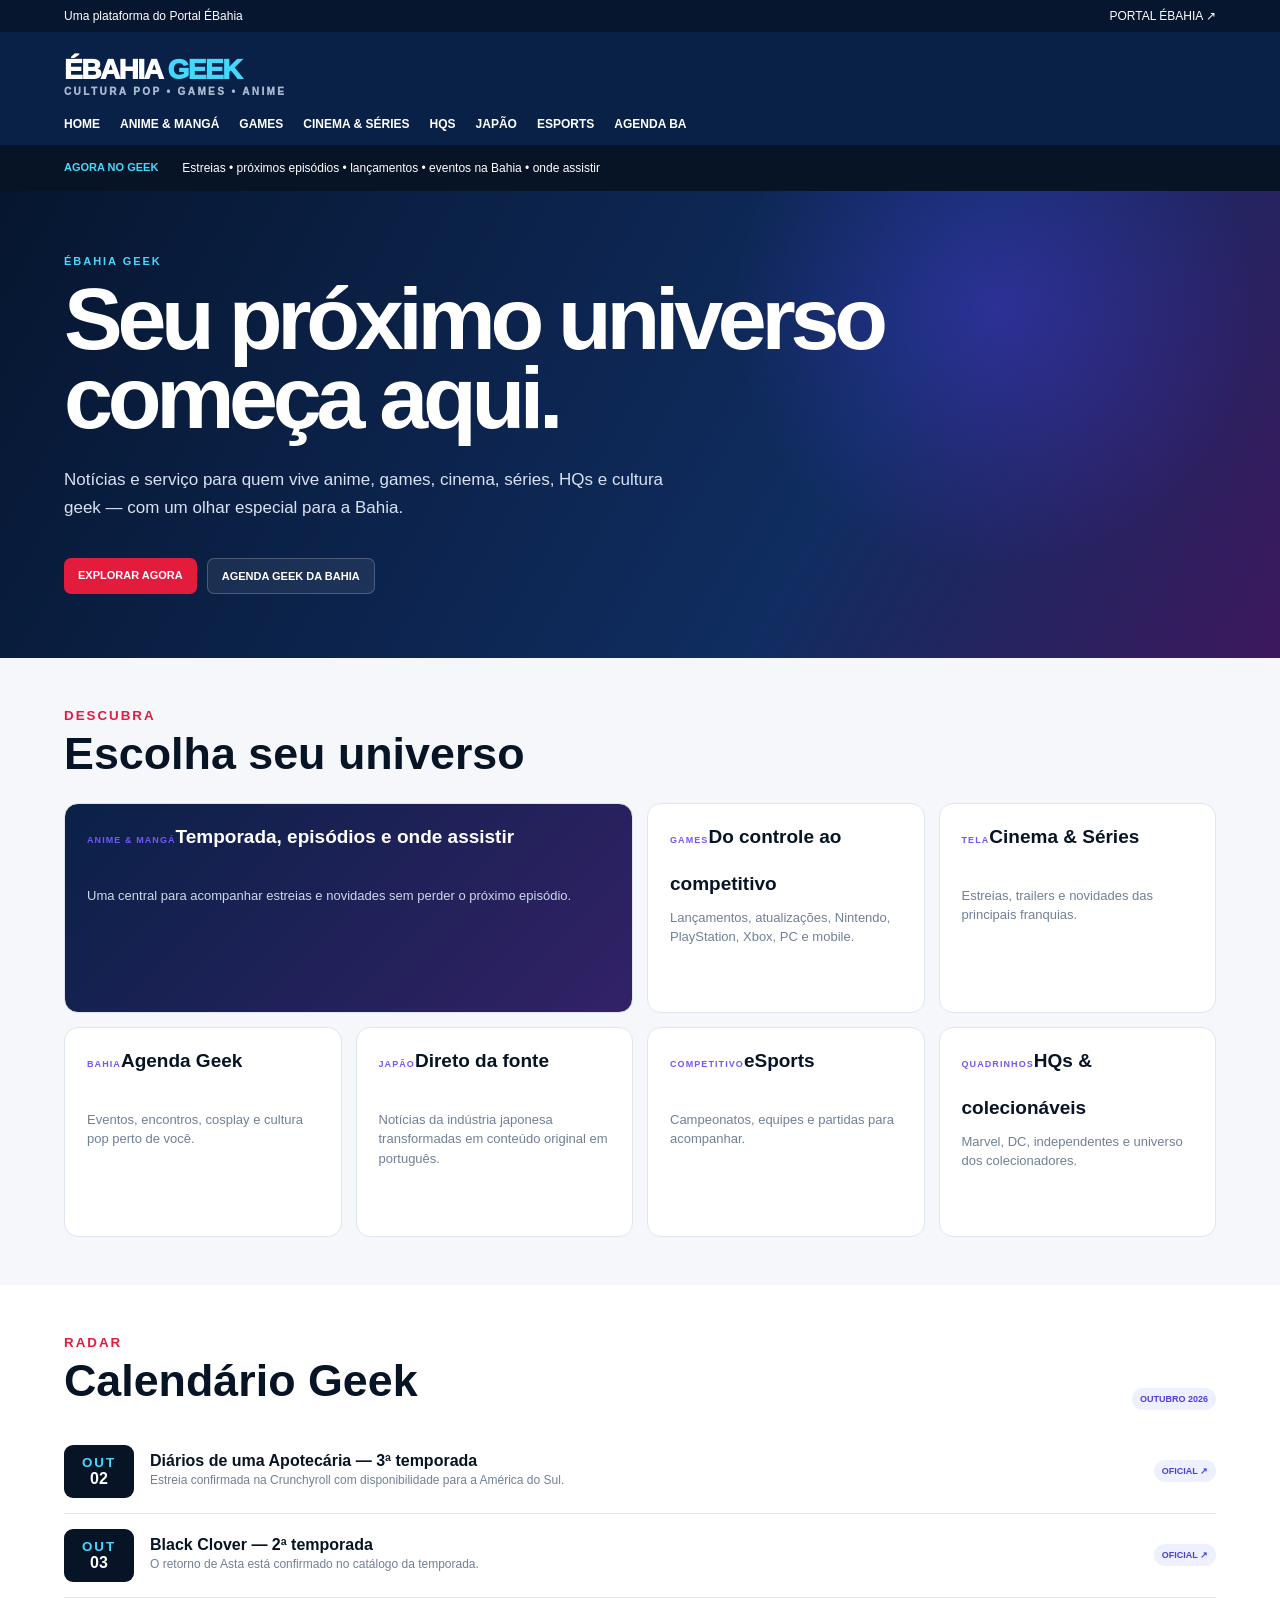
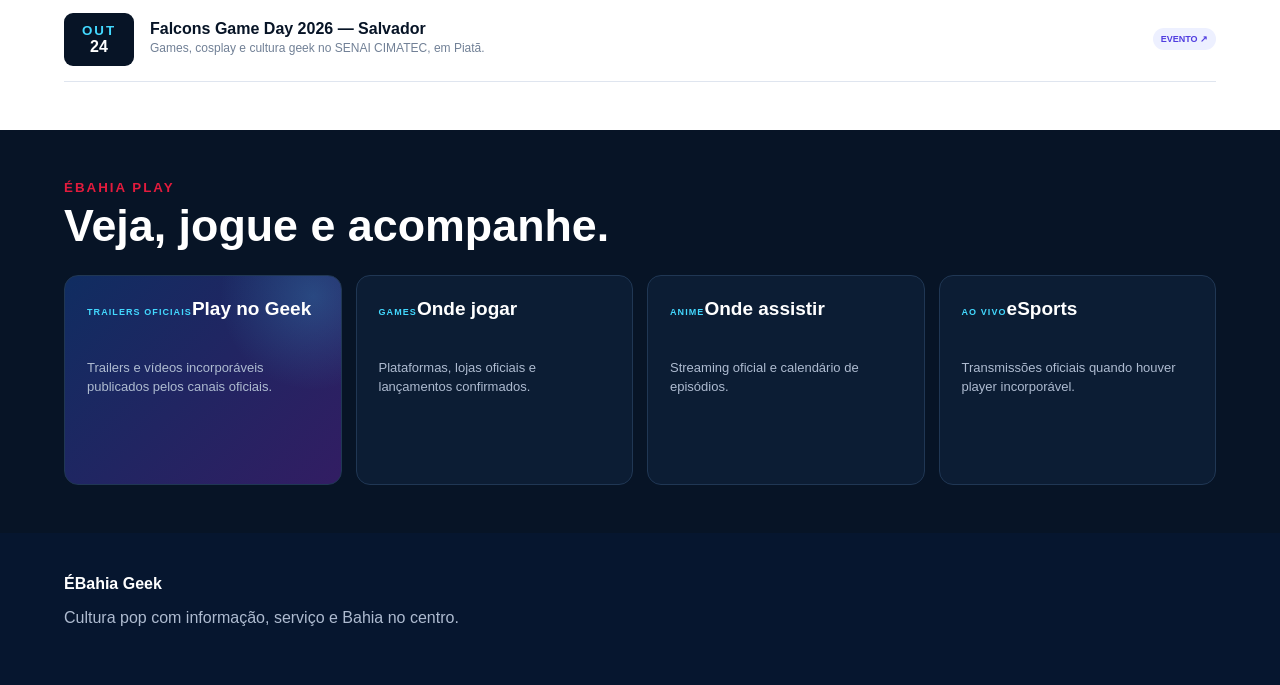
<file: index.html>
<!doctype html><html lang="pt-BR"><head><meta charset="utf-8"><meta name="viewport" content="width=device-width,initial-scale=1"><meta name="theme-color" content="#0a2147"><title>ÉBahia Geek | Cultura pop, games, anime e tecnologia</title><meta name="description" content="ÉBahia Geek: anime, mangá, games, cinema, séries, HQs, cultura japonesa, eSports e agenda geek na Bahia."><link rel="stylesheet" href="assets/style.css"></head><body><div class="top"><span>Uma plataforma do Portal ÉBahia</span><a href="https://portalebahia.wordpress.com/">PORTAL ÉBAHIA ↗</a></div><header class="head"><a class="brand" href="./">ÉBAHIA <i>GEEK</i><span>CULTURA POP • GAMES • ANIME</span></a><nav class="nav"><a href="./">Home</a><a href="anime/">Anime & Mangá</a><a href="games/">Games</a><a href="cinema/">Cinema & Séries</a><a href="hqs/">HQs</a><a href="japao/">Japão</a><a href="esports/">eSports</a><a href="agenda/">Agenda BA</a></nav></header><div class="strip"><b>AGORA NO GEEK</b><span>Estreias • próximos episódios • lançamentos • eventos na Bahia • onde assistir</span></div><main><section class="hero"><span class="eyebrow">ÉBAHIA GEEK</span><h1>Seu próximo universo começa aqui.</h1><p>Notícias e serviço para quem vive anime, games, cinema, séries, HQs e cultura geek — com um olhar especial para a Bahia.</p><div class="actions"><a class="btn" href="#agora">EXPLORAR AGORA</a><a class="btn alt" href="agenda/">AGENDA GEEK DA BAHIA</a></div></section><section class="section" id="agora"><div class="section-head"><div><small>DESCUBRA</small><h2>Escolha seu universo</h2></div></div><div class="grid"><a class="card feature" href="anime/"><span class="tag">ANIME & MANGÁ</span><b>Temporada, episódios e onde assistir</b><p>Uma central para acompanhar estreias e novidades sem perder o próximo episódio.</p></a><a class="card" href="games/"><span class="tag">GAMES</span><b>Do controle ao competitivo</b><p>Lançamentos, atualizações, Nintendo, PlayStation, Xbox, PC e mobile.</p></a><a class="card" href="cinema/"><span class="tag">TELA</span><b>Cinema & Séries</b><p>Estreias, trailers e novidades das principais franquias.</p></a><a class="card" href="agenda/"><span class="tag">BAHIA</span><b>Agenda Geek</b><p>Eventos, encontros, cosplay e cultura pop perto de você.</p></a><a class="card" href="japao/"><span class="tag">JAPÃO</span><b>Direto da fonte</b><p>Notícias da indústria japonesa transformadas em conteúdo original em português.</p></a><a class="card" href="esports/"><span class="tag">COMPETITIVO</span><b>eSports</b><p>Campeonatos, equipes e partidas para acompanhar.</p></a><a class="card" href="hqs/"><span class="tag">QUADRINHOS</span><b>HQs & colecionáveis</b><p>Marvel, DC, independentes e universo dos colecionadores.</p></a></div></section><section class="section calendar"><div class="section-head"><div><small>RADAR</small><h2>Calendário Geek</h2></div><span class="pill">OUTUBRO 2026</span></div><div class="release"><div class="date"><small>OUT</small>02</div><div><b>Diários de uma Apotecária — 3ª temporada</b><p>Estreia confirmada na Crunchyroll com disponibilidade para a América do Sul.</p></div><a class="pill" href="https://www.crunchyroll.com/pt-br/news/seasonal-lineup/2026/9/15/animes-temporada-outubro-2026-crunchyroll" target="_blank" rel="noopener">OFICIAL ↗</a></div><div class="release"><div class="date"><small>OUT</small>03</div><div><b>Black Clover — 2ª temporada</b><p>O retorno de Asta está confirmado no catálogo da temporada.</p></div><a class="pill" href="https://www.crunchyroll.com/pt-br/news/seasonal-lineup/2026/9/15/animes-temporada-outubro-2026-crunchyroll" target="_blank" rel="noopener">OFICIAL ↗</a></div><div class="release"><div class="date"><small>OUT</small>24</div><div><b>Falcons Game Day 2026 — Salvador</b><p>Games, cosplay e cultura geek no SENAI CIMATEC, em Piatã.</p></div><a class="pill" href="https://www.sympla.com.br/evento/lgc/3585737" target="_blank" rel="noopener">EVENTO ↗</a></div></section><section class="section dark-zone"><div class="section-head"><div><small>ÉBAHIA PLAY</small><h2>Veja, jogue e acompanhe.</h2></div></div><div class="grid"><a class="card neon" href="cinema/"><span class="tag">TRAILERS OFICIAIS</span><b>Play no Geek</b><p>Trailers e vídeos incorporáveis publicados pelos canais oficiais.</p></a><a class="card" href="games/"><span class="tag">GAMES</span><b>Onde jogar</b><p>Plataformas, lojas oficiais e lançamentos confirmados.</p></a><a class="card" href="anime/"><span class="tag">ANIME</span><b>Onde assistir</b><p>Streaming oficial e calendário de episódios.</p></a><a class="card" href="esports/"><span class="tag">AO VIVO</span><b>eSports</b><p>Transmissões oficiais quando houver player incorporável.</p></a></div></section></main><footer><b>ÉBahia Geek</b><p>Cultura pop com informação, serviço e Bahia no centro.</p></footer></body></html>
</file>
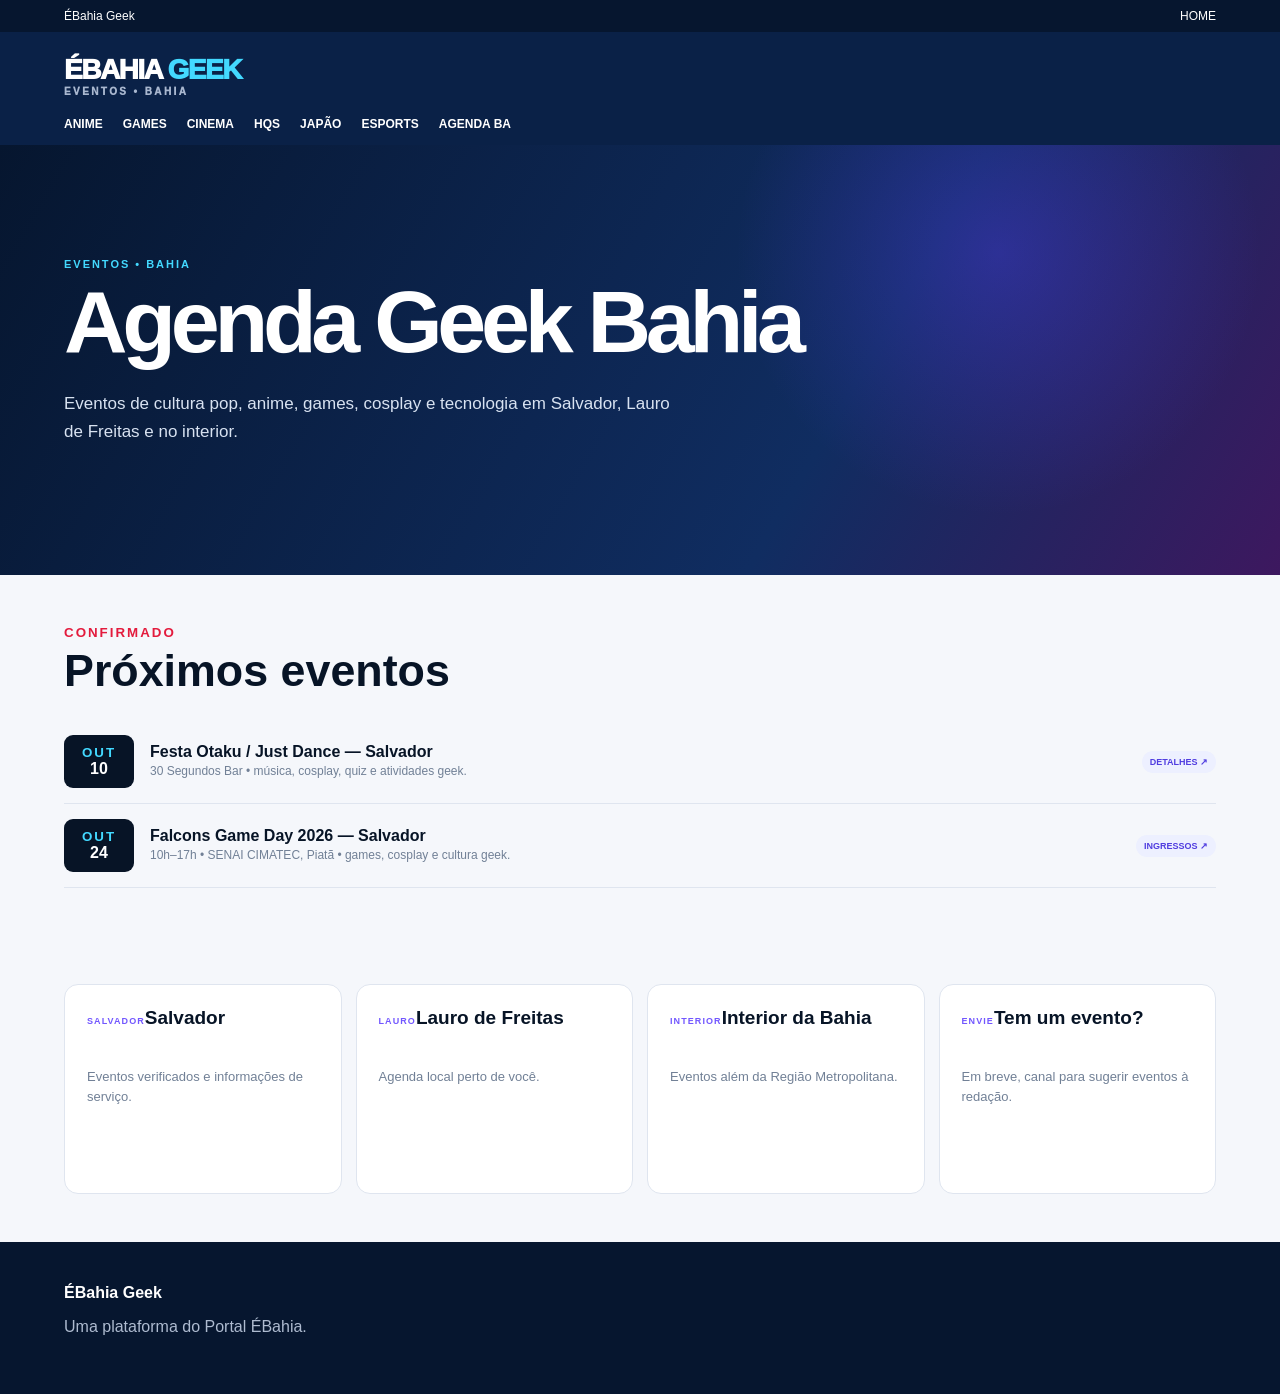
<file: agenda/index.html>
<!doctype html><html lang="pt-BR"><head><meta charset="utf-8"><meta name="viewport" content="width=device-width,initial-scale=1"><title>Agenda Geek Bahia | ÉBahia Geek</title><link rel="stylesheet" href="../assets/style.css"></head><body><div class="top"><span>ÉBahia Geek</span><a href="../">HOME</a></div><header class="head"><a class="brand" href="../">ÉBAHIA <i>GEEK</i><span>EVENTOS • BAHIA</span></a><nav class="nav"><a href="../anime/">Anime</a><a href="../games/">Games</a><a href="../cinema/">Cinema</a><a href="../hqs/">HQs</a><a href="../japao/">Japão</a><a href="../esports/">eSports</a><a href="../agenda/">Agenda BA</a></nav></header><main><section class="hero"><span class="eyebrow">EVENTOS • BAHIA</span><h1>Agenda Geek Bahia</h1><p>Eventos de cultura pop, anime, games, cosplay e tecnologia em Salvador, Lauro de Freitas e no interior.</p></section><section class="section"><div class="section-head"><div><small>CONFIRMADO</small><h2>Próximos eventos</h2></div></div><div class="release"><div class="date"><small>OUT</small>10</div><div><b>Festa Otaku / Just Dance — Salvador</b><p>30 Segundos Bar • música, cosplay, quiz e atividades geek.</p></div><a class="pill" href="https://rapana.com.br/salvador/eventos/970-festa-otaku-just-dance-2026-10-10" target="_blank" rel="noopener">DETALHES ↗</a></div><div class="release"><div class="date"><small>OUT</small>24</div><div><b>Falcons Game Day 2026 — Salvador</b><p>10h–17h • SENAI CIMATEC, Piatã • games, cosplay e cultura geek.</p></div><a class="pill" href="https://www.sympla.com.br/evento/lgc/3585737" target="_blank" rel="noopener">INGRESSOS ↗</a></div></section><section class="section"><div class="grid"><article class="card"><span class="tag">SALVADOR</span><b>Salvador</b><p>Eventos verificados e informações de serviço.</p></article><article class="card"><span class="tag">LAURO</span><b>Lauro de Freitas</b><p>Agenda local perto de você.</p></article><article class="card"><span class="tag">INTERIOR</span><b>Interior da Bahia</b><p>Eventos além da Região Metropolitana.</p></article><article class="card"><span class="tag">ENVIE</span><b>Tem um evento?</b><p>Em breve, canal para sugerir eventos à redação.</p></article></div></section></main><footer><b>ÉBahia Geek</b><p>Uma plataforma do Portal ÉBahia.</p></footer></body></html>
</file>
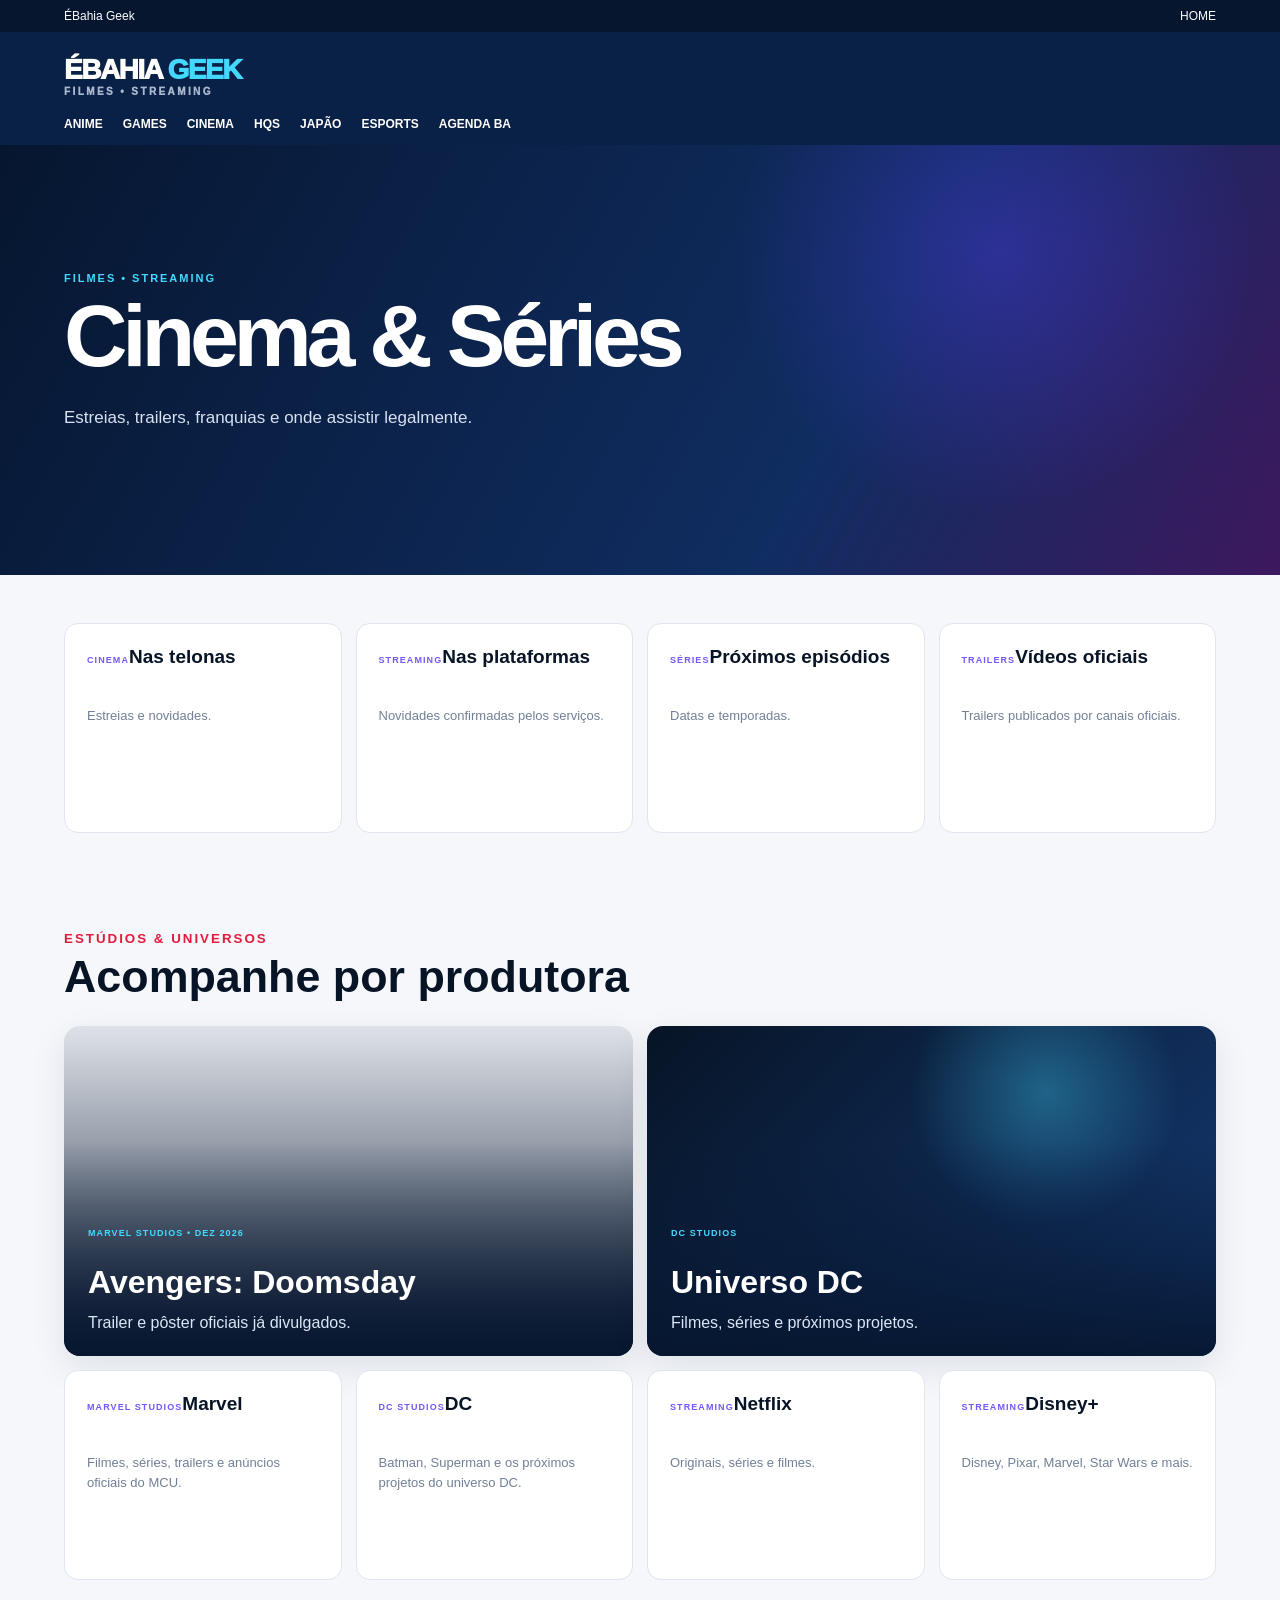
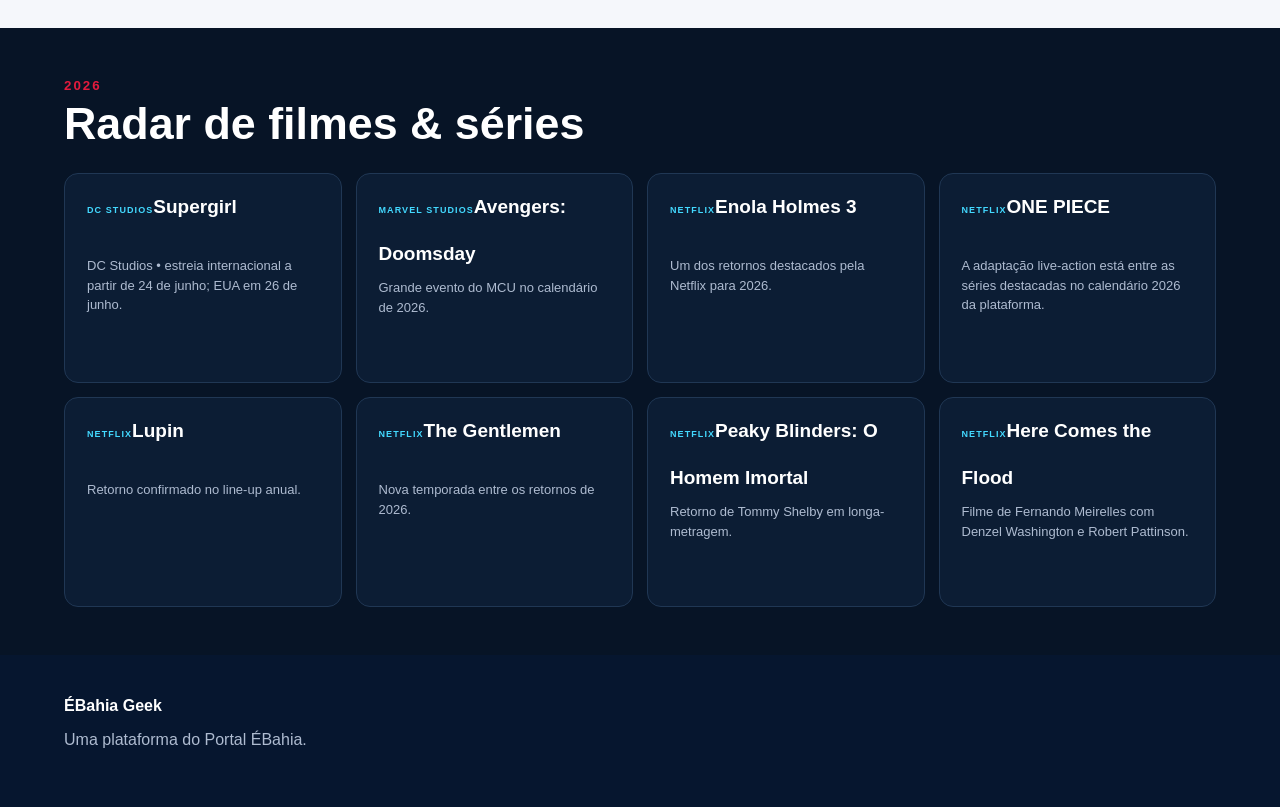
<file: cinema/index.html>
<!doctype html><html lang="pt-BR"><head><meta charset="utf-8"><meta name="viewport" content="width=device-width,initial-scale=1"><title>Cinema & Séries | ÉBahia Geek</title><link rel="stylesheet" href="../assets/style.css"></head><body><div class="top"><span>ÉBahia Geek</span><a href="../">HOME</a></div><header class="head"><a class="brand" href="../">ÉBAHIA <i>GEEK</i><span>FILMES • STREAMING</span></a><nav class="nav"><a href="../anime/">Anime</a><a href="../games/">Games</a><a href="../cinema/">Cinema</a><a href="../hqs/">HQs</a><a href="../japao/">Japão</a><a href="../esports/">eSports</a><a href="../agenda/">Agenda BA</a></nav></header><main><section class="hero"><span class="eyebrow">FILMES • STREAMING</span><h1>Cinema & Séries</h1><p>Estreias, trailers, franquias e onde assistir legalmente.</p></section><section class="section"><div class="grid"><article class="card"><span class="tag">CINEMA</span><b>Nas telonas</b><p>Estreias e novidades.</p></article><article class="card"><span class="tag">STREAMING</span><b>Nas plataformas</b><p>Novidades confirmadas pelos serviços.</p></article><article class="card"><span class="tag">SÉRIES</span><b>Próximos episódios</b><p>Datas e temporadas.</p></article><article class="card"><span class="tag">TRAILERS</span><b>Vídeos oficiais</b><p>Trailers publicados por canais oficiais.</p></article></div></section><section class="section"><div class="section-head"><div><small>ESTÚDIOS & UNIVERSOS</small><h2>Acompanhe por produtora</h2></div></div><div class="poster-grid"><a class="poster-card visual-doomsday" href="https://www.marvel.com/movies" target="_blank" rel="noopener"><span class="tag">MARVEL STUDIOS • DEZ 2026</span><b>Avengers: Doomsday</b><p>Trailer e pôster oficiais já divulgados.</p></a><a class="poster-card visual-dc" href="https://www.dc.com/movies" target="_blank" rel="noopener"><span class="tag">DC STUDIOS</span><b>Universo DC</b><p>Filmes, séries e próximos projetos.</p></a></div><div class="grid"><a class="card" href="https://www.marvel.com/movies" target="_blank" rel="noopener"><span class="tag">MARVEL STUDIOS</span><b>Marvel</b><p>Filmes, séries, trailers e anúncios oficiais do MCU.</p></a><a class="card" href="https://www.dc.com/movies" target="_blank" rel="noopener"><span class="tag">DC STUDIOS</span><b>DC</b><p>Batman, Superman e os próximos projetos do universo DC.</p></a><a class="card" href="https://www.netflix.com/" target="_blank" rel="noopener"><span class="tag">STREAMING</span><b>Netflix</b><p>Originais, séries e filmes.</p></a><a class="card" href="https://www.disneyplus.com/" target="_blank" rel="noopener"><span class="tag">STREAMING</span><b>Disney+</b><p>Disney, Pixar, Marvel, Star Wars e mais.</p></a></div></section><section class="section dark-zone"><div class="section-head"><div><small>2026</small><h2>Radar de filmes & séries</h2></div></div><div class="grid"><article class="card"><span class="tag">DC STUDIOS</span><b>Supergirl</b><p>DC Studios • estreia internacional a partir de 24 de junho; EUA em 26 de junho.</p></article><article class="card"><span class="tag">MARVEL STUDIOS</span><b>Avengers: Doomsday</b><p>Grande evento do MCU no calendário de 2026.</p></article><article class="card"><span class="tag">NETFLIX</span><b>Enola Holmes 3</b><p>Um dos retornos destacados pela Netflix para 2026.</p></article><article class="card"><span class="tag">NETFLIX</span><b>ONE PIECE</b><p>A adaptação live-action está entre as séries destacadas no calendário 2026 da plataforma.</p></article><article class="card"><span class="tag">NETFLIX</span><b>Lupin</b><p>Retorno confirmado no line-up anual.</p></article><article class="card"><span class="tag">NETFLIX</span><b>The Gentlemen</b><p>Nova temporada entre os retornos de 2026.</p></article><article class="card"><span class="tag">NETFLIX</span><b>Peaky Blinders: O Homem Imortal</b><p>Retorno de Tommy Shelby em longa-metragem.</p></article><article class="card"><span class="tag">NETFLIX</span><b>Here Comes the Flood</b><p>Filme de Fernando Meirelles com Denzel Washington e Robert Pattinson.</p></article></div></section></main><footer><b>ÉBahia Geek</b><p>Uma plataforma do Portal ÉBahia.</p></footer></body></html>
</file>
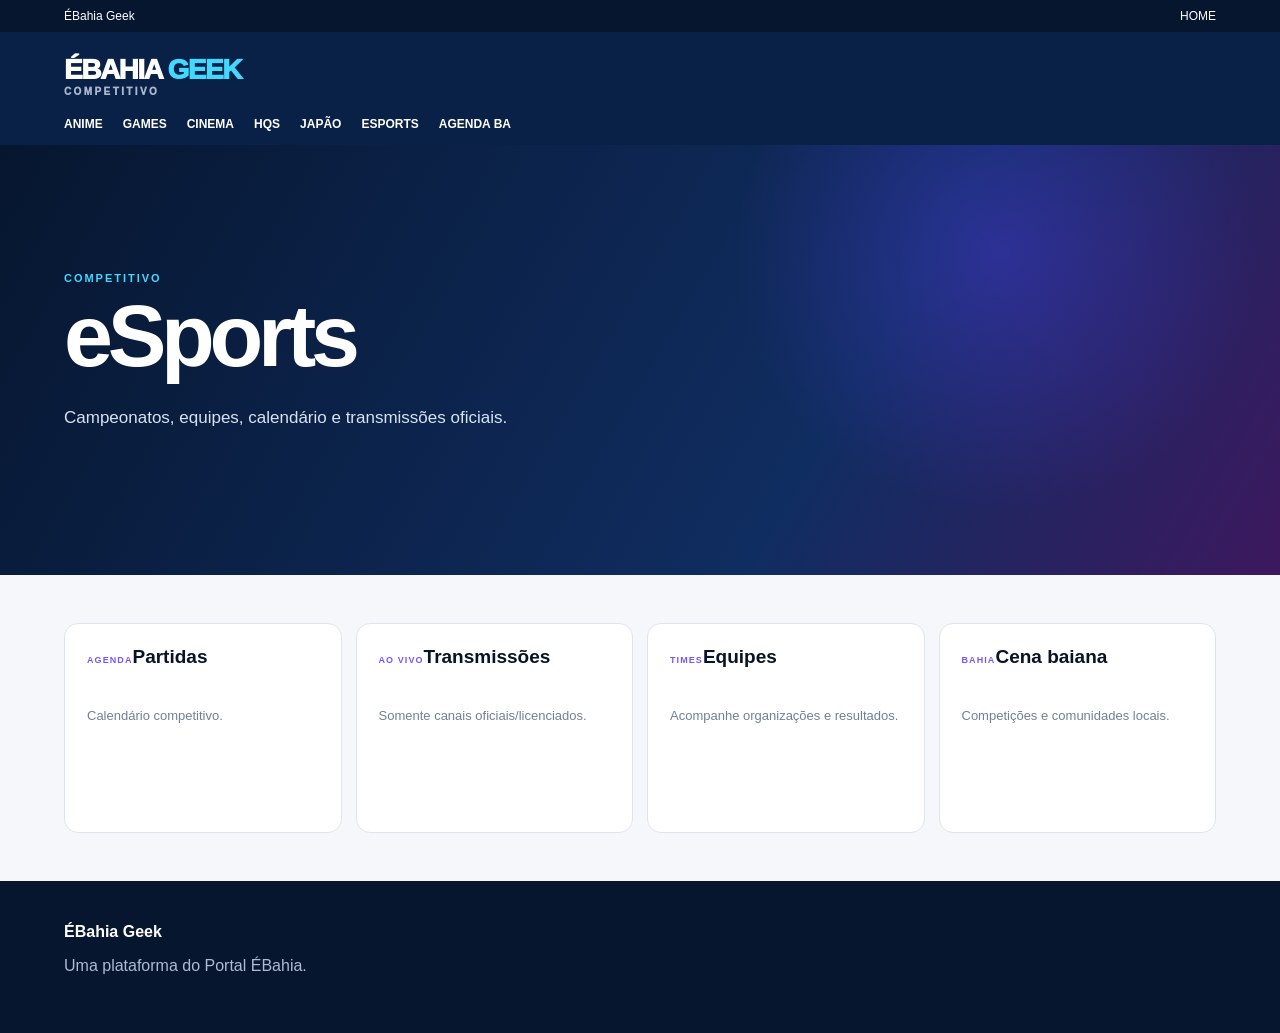
<file: esports/index.html>
<!doctype html><html lang="pt-BR"><head><meta charset="utf-8"><meta name="viewport" content="width=device-width,initial-scale=1"><title>eSports | ÉBahia Geek</title><link rel="stylesheet" href="../assets/style.css"></head><body><div class="top"><span>ÉBahia Geek</span><a href="../">HOME</a></div><header class="head"><a class="brand" href="../">ÉBAHIA <i>GEEK</i><span>COMPETITIVO</span></a><nav class="nav"><a href="../anime/">Anime</a><a href="../games/">Games</a><a href="../cinema/">Cinema</a><a href="../hqs/">HQs</a><a href="../japao/">Japão</a><a href="../esports/">eSports</a><a href="../agenda/">Agenda BA</a></nav></header><main><section class="hero"><span class="eyebrow">COMPETITIVO</span><h1>eSports</h1><p>Campeonatos, equipes, calendário e transmissões oficiais.</p></section><section class="section"><div class="grid"><article class="card"><span class="tag">AGENDA</span><b>Partidas</b><p>Calendário competitivo.</p></article><article class="card"><span class="tag">AO VIVO</span><b>Transmissões</b><p>Somente canais oficiais/licenciados.</p></article><article class="card"><span class="tag">TIMES</span><b>Equipes</b><p>Acompanhe organizações e resultados.</p></article><article class="card"><span class="tag">BAHIA</span><b>Cena baiana</b><p>Competições e comunidades locais.</p></article></div></section></main><footer><b>ÉBahia Geek</b><p>Uma plataforma do Portal ÉBahia.</p></footer></body></html>
</file>
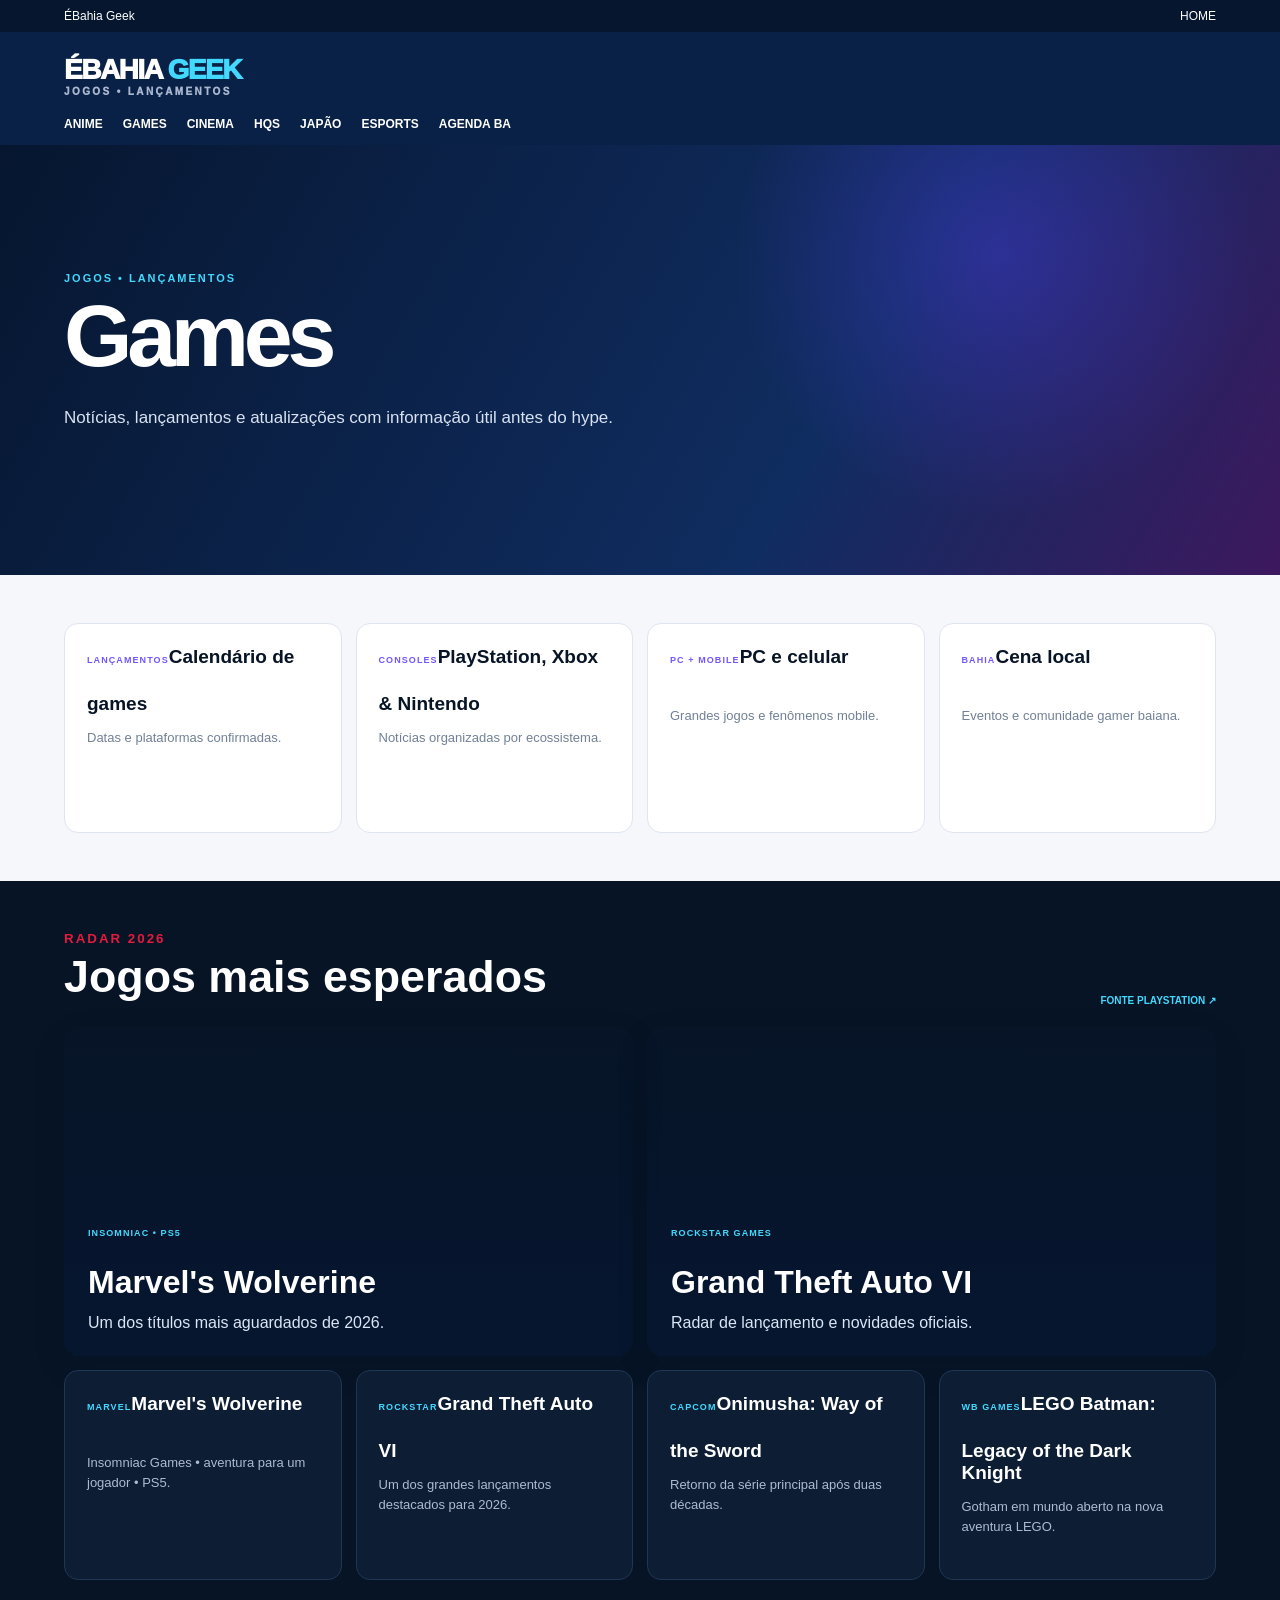
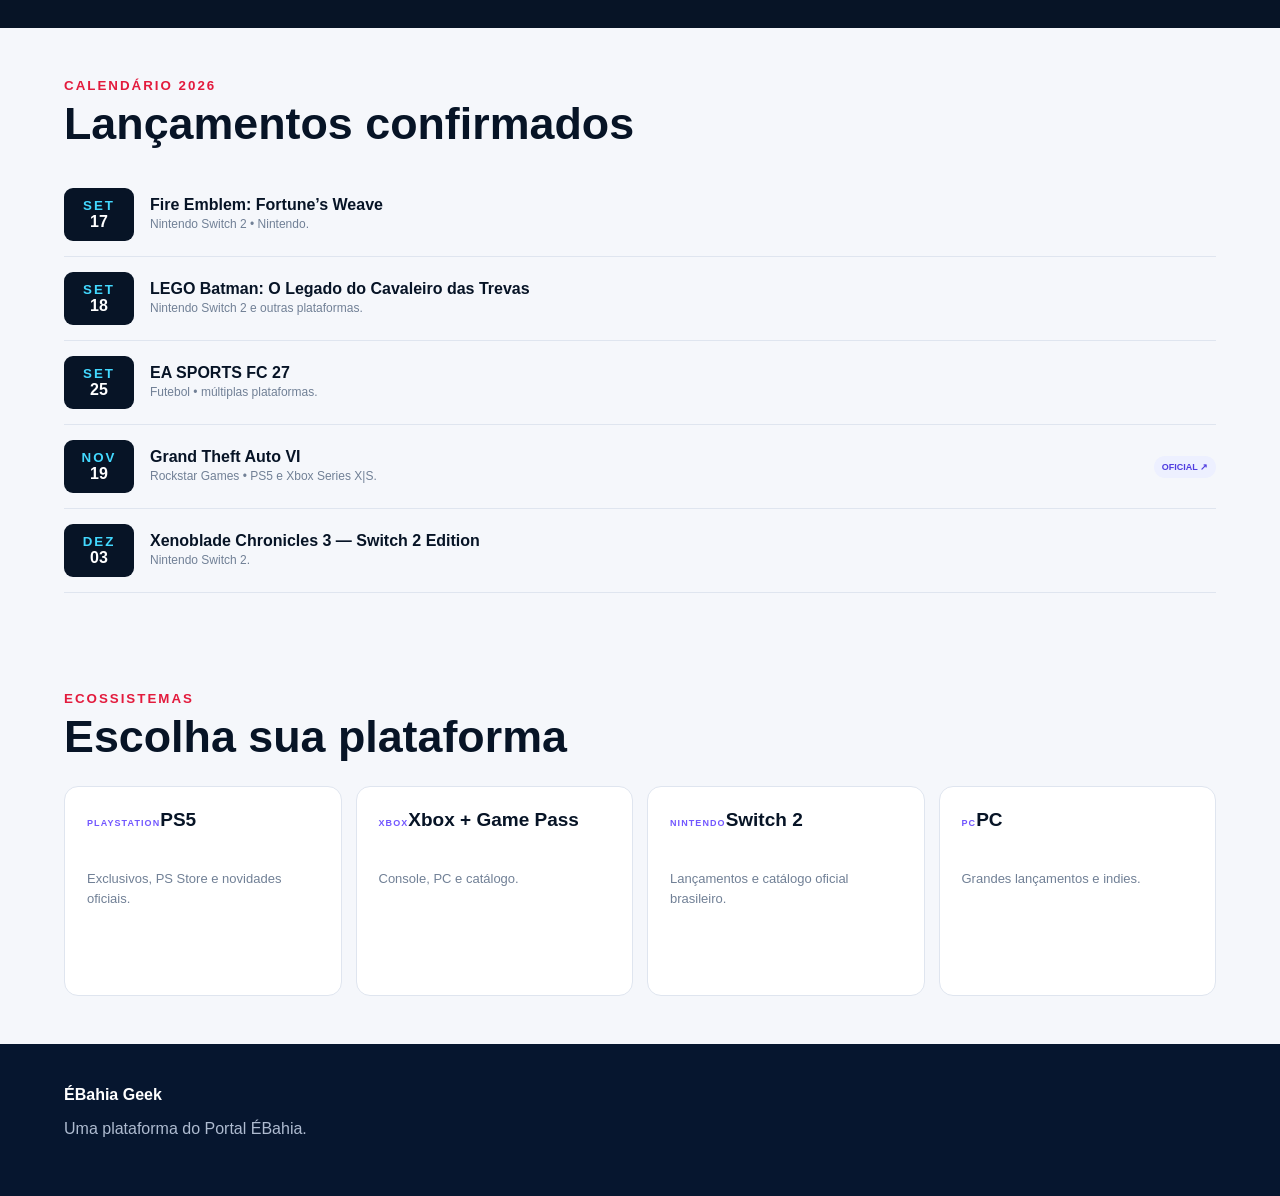
<file: games/index.html>
<!doctype html><html lang="pt-BR"><head><meta charset="utf-8"><meta name="viewport" content="width=device-width,initial-scale=1"><title>Games | ÉBahia Geek</title><link rel="stylesheet" href="../assets/style.css"></head><body><div class="top"><span>ÉBahia Geek</span><a href="../">HOME</a></div><header class="head"><a class="brand" href="../">ÉBAHIA <i>GEEK</i><span>JOGOS • LANÇAMENTOS</span></a><nav class="nav"><a href="../anime/">Anime</a><a href="../games/">Games</a><a href="../cinema/">Cinema</a><a href="../hqs/">HQs</a><a href="../japao/">Japão</a><a href="../esports/">eSports</a><a href="../agenda/">Agenda BA</a></nav></header><main><section class="hero"><span class="eyebrow">JOGOS • LANÇAMENTOS</span><h1>Games</h1><p>Notícias, lançamentos e atualizações com informação útil antes do hype.</p></section><section class="section"><div class="grid"><article class="card"><span class="tag">LANÇAMENTOS</span><b>Calendário de games</b><p>Datas e plataformas confirmadas.</p></article><article class="card"><span class="tag">CONSOLES</span><b>PlayStation, Xbox & Nintendo</b><p>Notícias organizadas por ecossistema.</p></article><article class="card"><span class="tag">PC + MOBILE</span><b>PC e celular</b><p>Grandes jogos e fenômenos mobile.</p></article><article class="card"><span class="tag">BAHIA</span><b>Cena local</b><p>Eventos e comunidade gamer baiana.</p></article></div></section><section class="section dark-zone"><div class="section-head"><div><small>RADAR 2026</small><h2>Jogos mais esperados</h2></div><a class="season-link" href="https://www.playstation.com/pt-br/editorial/most-anticipated-games-coming-to-playstation-this-year/" target="_blank" rel="noopener">FONTE PLAYSTATION ↗</a></div><div class="poster-grid game-posters"><article class="poster-card visual-wolverine"><span class="tag">INSOMNIAC • PS5</span><b>Marvel's Wolverine</b><p>Um dos títulos mais aguardados de 2026.</p></article><article class="poster-card visual-gta"><span class="tag">ROCKSTAR GAMES</span><b>Grand Theft Auto VI</b><p>Radar de lançamento e novidades oficiais.</p></article></div><div class="grid"><article class="card"><span class="tag">MARVEL</span><b>Marvel's Wolverine</b><p>Insomniac Games • aventura para um jogador • PS5.</p></article><article class="card"><span class="tag">ROCKSTAR</span><b>Grand Theft Auto VI</b><p>Um dos grandes lançamentos destacados para 2026.</p></article><article class="card"><span class="tag">CAPCOM</span><b>Onimusha: Way of the Sword</b><p>Retorno da série principal após duas décadas.</p></article><article class="card"><span class="tag">WB GAMES</span><b>LEGO Batman: Legacy of the Dark Knight</b><p>Gotham em mundo aberto na nova aventura LEGO.</p></article></div></section><section class="section"><div class="section-head"><div><small>CALENDÁRIO 2026</small><h2>Lançamentos confirmados</h2></div></div><div class="release"><div class="date"><small>SET</small>17</div><div><b>Fire Emblem: Fortune’s Weave</b><p>Nintendo Switch 2 • Nintendo.</p></div></div><div class="release"><div class="date"><small>SET</small>18</div><div><b>LEGO Batman: O Legado do Cavaleiro das Trevas</b><p>Nintendo Switch 2 e outras plataformas.</p></div></div><div class="release"><div class="date"><small>SET</small>25</div><div><b>EA SPORTS FC 27</b><p>Futebol • múltiplas plataformas.</p></div></div><div class="release"><div class="date"><small>NOV</small>19</div><div><b>Grand Theft Auto VI</b><p>Rockstar Games • PS5 e Xbox Series X|S.</p></div><a class="pill" href="https://www.rockstargames.com/VI" target="_blank" rel="noopener">OFICIAL ↗</a></div><div class="release"><div class="date"><small>DEZ</small>03</div><div><b>Xenoblade Chronicles 3 — Switch 2 Edition</b><p>Nintendo Switch 2.</p></div></div></section><section class="section"><div class="section-head"><div><small>ECOSSISTEMAS</small><h2>Escolha sua plataforma</h2></div></div><div class="grid"><a class="card" href="https://www.playstation.com/pt-br/" target="_blank" rel="noopener"><span class="tag">PLAYSTATION</span><b>PS5</b><p>Exclusivos, PS Store e novidades oficiais.</p></a><a class="card" href="https://www.xbox.com/pt-BR/" target="_blank" rel="noopener"><span class="tag">XBOX</span><b>Xbox + Game Pass</b><p>Console, PC e catálogo.</p></a><a class="card" href="https://www.nintendo.com/pt-br/store/games/nintendo-switch-2-games/" target="_blank" rel="noopener"><span class="tag">NINTENDO</span><b>Switch 2</b><p>Lançamentos e catálogo oficial brasileiro.</p></a><a class="card" href="https://store.steampowered.com/" target="_blank" rel="noopener"><span class="tag">PC</span><b>PC</b><p>Grandes lançamentos e indies.</p></a></div></section></main><footer><b>ÉBahia Geek</b><p>Uma plataforma do Portal ÉBahia.</p></footer></body></html>
</file>
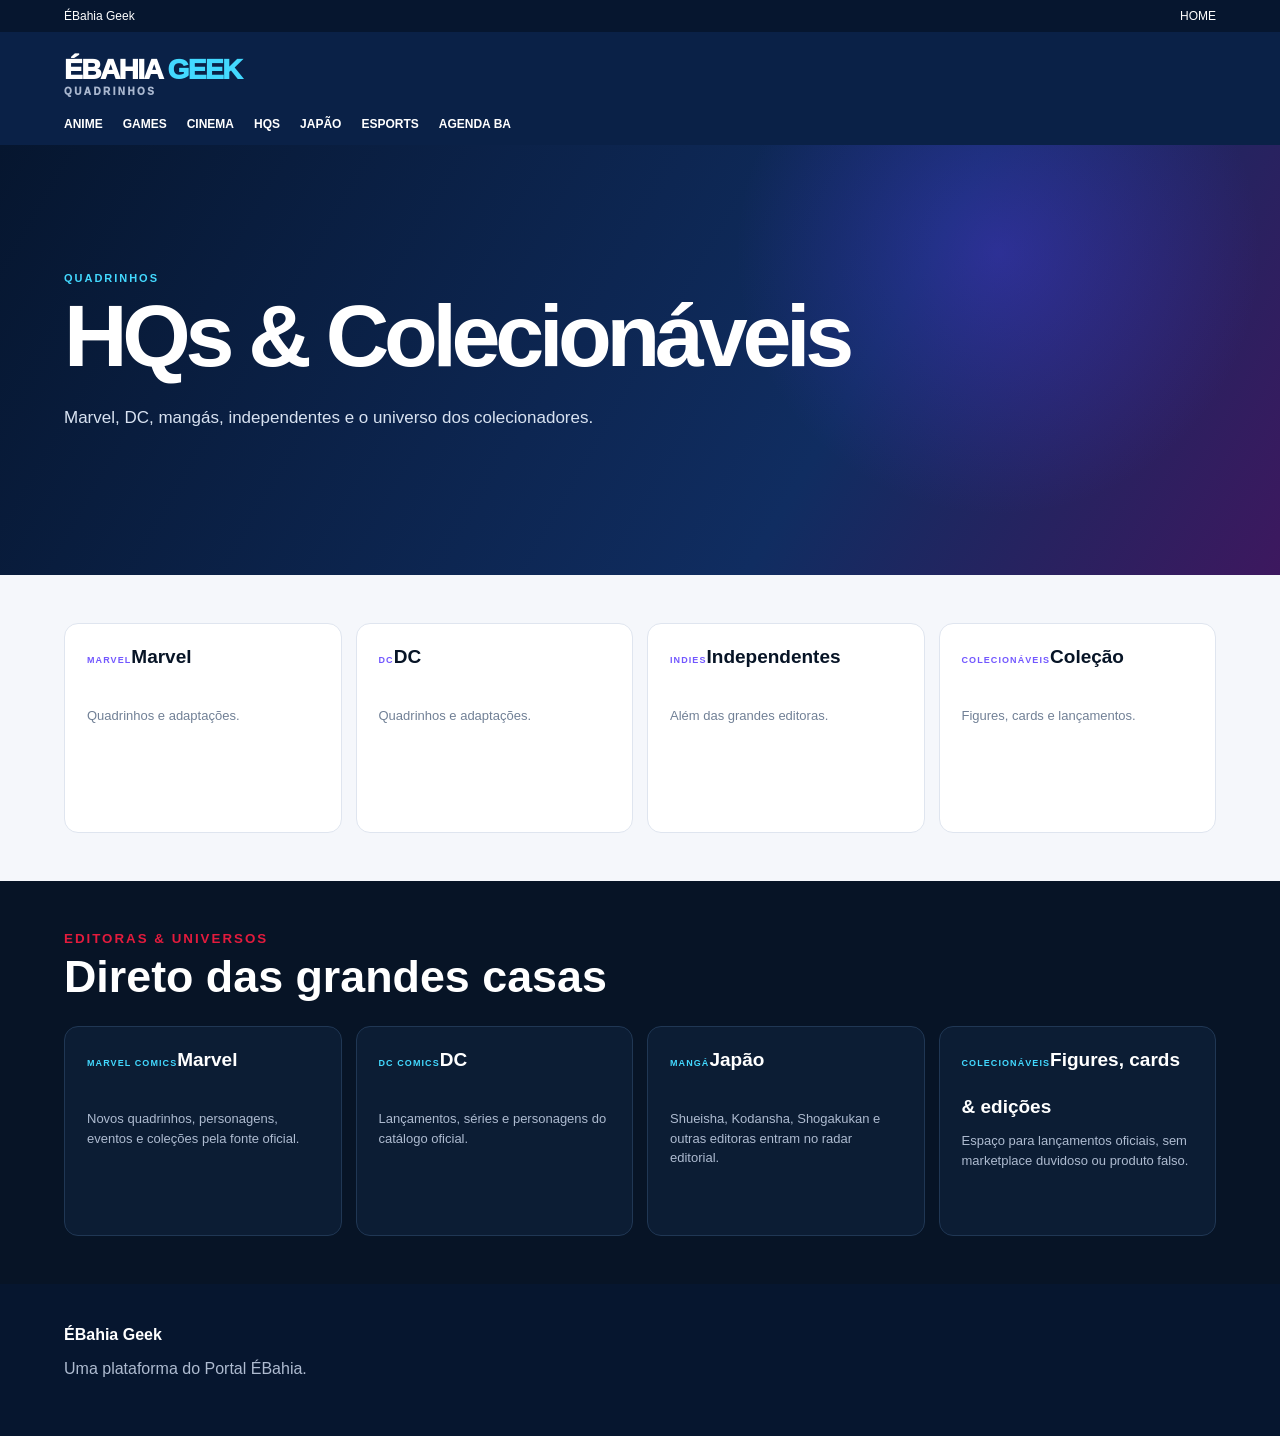
<file: hqs/index.html>
<!doctype html><html lang="pt-BR"><head><meta charset="utf-8"><meta name="viewport" content="width=device-width,initial-scale=1"><title>HQs & Colecionáveis | ÉBahia Geek</title><link rel="stylesheet" href="../assets/style.css"></head><body><div class="top"><span>ÉBahia Geek</span><a href="../">HOME</a></div><header class="head"><a class="brand" href="../">ÉBAHIA <i>GEEK</i><span>QUADRINHOS</span></a><nav class="nav"><a href="../anime/">Anime</a><a href="../games/">Games</a><a href="../cinema/">Cinema</a><a href="../hqs/">HQs</a><a href="../japao/">Japão</a><a href="../esports/">eSports</a><a href="../agenda/">Agenda BA</a></nav></header><main><section class="hero"><span class="eyebrow">QUADRINHOS</span><h1>HQs & Colecionáveis</h1><p>Marvel, DC, mangás, independentes e o universo dos colecionadores.</p></section><section class="section"><div class="grid"><article class="card"><span class="tag">MARVEL</span><b>Marvel</b><p>Quadrinhos e adaptações.</p></article><article class="card"><span class="tag">DC</span><b>DC</b><p>Quadrinhos e adaptações.</p></article><article class="card"><span class="tag">INDIES</span><b>Independentes</b><p>Além das grandes editoras.</p></article><article class="card"><span class="tag">COLECIONÁVEIS</span><b>Coleção</b><p>Figures, cards e lançamentos.</p></article></div></section><section class="section dark-zone"><div class="section-head"><div><small>EDITORAS & UNIVERSOS</small><h2>Direto das grandes casas</h2></div></div><div class="grid"><a class="card" href="https://www.marvel.com/comics" target="_blank" rel="noopener"><span class="tag">MARVEL COMICS</span><b>Marvel</b><p>Novos quadrinhos, personagens, eventos e coleções pela fonte oficial.</p></a><a class="card" href="https://www.dc.com/comics" target="_blank" rel="noopener"><span class="tag">DC COMICS</span><b>DC</b><p>Lançamentos, séries e personagens do catálogo oficial.</p></a><article class="card"><span class="tag">MANGÁ</span><b>Japão</b><p>Shueisha, Kodansha, Shogakukan e outras editoras entram no radar editorial.</p></article><article class="card"><span class="tag">COLECIONÁVEIS</span><b>Figures, cards & edições</b><p>Espaço para lançamentos oficiais, sem marketplace duvidoso ou produto falso.</p></article></div></section></main><footer><b>ÉBahia Geek</b><p>Uma plataforma do Portal ÉBahia.</p></footer></body></html>
</file>
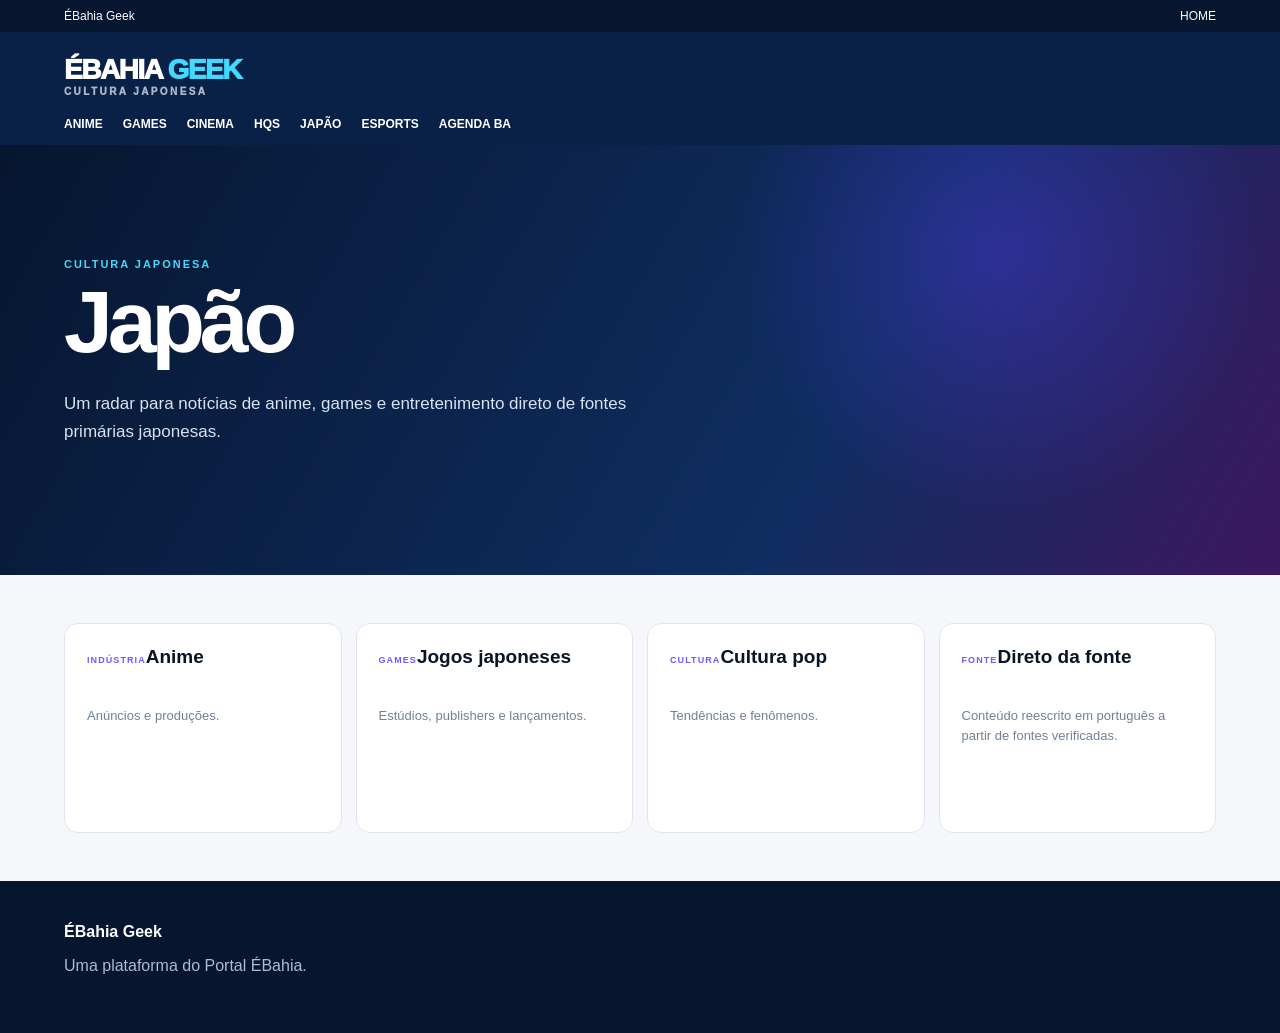
<file: japao/index.html>
<!doctype html><html lang="pt-BR"><head><meta charset="utf-8"><meta name="viewport" content="width=device-width,initial-scale=1"><title>Japão | ÉBahia Geek</title><link rel="stylesheet" href="../assets/style.css"></head><body><div class="top"><span>ÉBahia Geek</span><a href="../">HOME</a></div><header class="head"><a class="brand" href="../">ÉBAHIA <i>GEEK</i><span>CULTURA JAPONESA</span></a><nav class="nav"><a href="../anime/">Anime</a><a href="../games/">Games</a><a href="../cinema/">Cinema</a><a href="../hqs/">HQs</a><a href="../japao/">Japão</a><a href="../esports/">eSports</a><a href="../agenda/">Agenda BA</a></nav></header><main><section class="hero"><span class="eyebrow">CULTURA JAPONESA</span><h1>Japão</h1><p>Um radar para notícias de anime, games e entretenimento direto de fontes primárias japonesas.</p></section><section class="section"><div class="grid"><article class="card"><span class="tag">INDÚSTRIA</span><b>Anime</b><p>Anúncios e produções.</p></article><article class="card"><span class="tag">GAMES</span><b>Jogos japoneses</b><p>Estúdios, publishers e lançamentos.</p></article><article class="card"><span class="tag">CULTURA</span><b>Cultura pop</b><p>Tendências e fenômenos.</p></article><article class="card"><span class="tag">FONTE</span><b>Direto da fonte</b><p>Conteúdo reescrito em português a partir de fontes verificadas.</p></article></div></section></main><footer><b>ÉBahia Geek</b><p>Uma plataforma do Portal ÉBahia.</p></footer></body></html>
</file>
<file: assets/style.css>
:root{--ink:#071426;--navy:#0a2147;--red:#e31b3d;--violet:#7257ff;--cyan:#43d9ff;--paper:#f5f7fb;--muted:#718096;--line:#dfe5ef}*{box-sizing:border-box}body{margin:0;font-family:Inter,Arial,sans-serif;background:var(--paper);color:var(--ink)}a{text-decoration:none;color:inherit}.top{background:#06162f;color:#fff;padding:9px 5vw;font-size:12px;display:flex;justify-content:space-between}.head{background:var(--navy);color:#fff;padding:22px 5vw 0}.brand{font-weight:1000;font-size:28px;letter-spacing:-1.5px}.brand i{font-style:normal;color:var(--cyan)}.brand span{display:block;font-size:10px;letter-spacing:.24em;color:#a9b7cf}.nav{display:flex;gap:20px;overflow:auto;padding:20px 0 14px;font-size:12px;font-weight:800;text-transform:uppercase}.hero{min-height:430px;padding:64px 5vw;display:grid;align-content:center;background:radial-gradient(circle at 78% 25%,#5c3cff55,transparent 25%),linear-gradient(120deg,#06162f,#102d61 65%,#3d185f);color:#fff}.eyebrow{font-size:11px;font-weight:900;letter-spacing:.18em;color:var(--cyan)}h1{font-size:clamp(2.5rem,7vw,5.5rem);line-height:.9;max-width:850px;margin:12px 0;letter-spacing:-.06em}.hero p{max-width:610px;color:#d8e2f1;font-size:17px;line-height:1.6}.actions{display:flex;gap:10px;margin-top:20px}.btn{padding:11px 14px;border-radius:7px;background:var(--red);color:#fff;font-size:11px;font-weight:900}.btn.alt{background:#ffffff12;border:1px solid #ffffff35}.section{padding:48px 5vw}.section-head{display:flex;justify-content:space-between;align-items:end;gap:20px;margin-bottom:20px}.section h2{font-size:clamp(1.7rem,4vw,2.8rem);margin:4px 0}.section small{font-weight:900;color:var(--red);letter-spacing:.15em}.grid{display:grid;grid-template-columns:repeat(4,1fr);gap:14px}.card{background:#fff;border:1px solid var(--line);border-radius:14px;overflow:hidden;min-height:210px;padding:22px;position:relative}.card b{font-size:19px}.card p{color:var(--muted);font-size:13px;line-height:1.5}.tag{display:inline-block;margin-bottom:28px;font-size:9px;font-weight:900;letter-spacing:.12em;color:var(--violet)}.feature{grid-column:span 2;background:linear-gradient(135deg,#0a2147,#332167);color:#fff}.feature p{color:#cfd8e8}.strip{background:#071426;color:#fff;padding:16px 5vw;display:flex;gap:24px;overflow:auto;white-space:nowrap}.strip b{color:var(--cyan);font-size:11px}.strip span{font-size:12px}.calendar{background:#fff}.release{display:grid;grid-template-columns:70px 1fr auto;gap:16px;align-items:center;padding:15px 0;border-bottom:1px solid var(--line)}.date{background:#071426;color:#fff;border-radius:9px;text-align:center;padding:10px 4px;font-weight:900}.date small{display:block;color:var(--cyan)}.release p{margin:3px 0;color:var(--muted);font-size:12px}.pill{font-size:9px;font-weight:900;background:#edf0ff;color:#503de0;padding:6px 8px;border-radius:99px}footer{padding:42px 5vw;background:#06162f;color:#aebbd0}footer b{color:#fff}@media(max-width:850px){.grid{grid-template-columns:1fr 1fr}.hero{min-height:380px}}@media(max-width:560px){.grid{grid-template-columns:1fr}.feature{grid-column:auto}.hero{padding-top:48px;padding-bottom:48px}.release{grid-template-columns:58px 1fr}.pill{display:none}.nav{gap:16px}.section{padding-top:36px;padding-bottom:36px}}.release a.pill{transition:.2s}.release a.pill:hover{transform:translateY(-1px);filter:brightness(.95)}.source-note{font-size:11px;color:var(--muted);margin-top:14px}.dark-zone{background:#071426;color:#fff}.dark-zone h2{color:#fff}.dark-zone .card{background:#0c1d34;border-color:#203754;color:#fff}.dark-zone .card p{color:#aebbd0}.dark-zone .neon{background:radial-gradient(circle at 90% 10%,#43d9ff33,transparent 30%),linear-gradient(135deg,#102d61,#321d63)}.dark-zone .tag{color:#43d9ff}.season-link{display:inline-block;margin-top:12px;font-size:10px;font-weight:900;color:var(--cyan)}.seasons .feature .season-link{color:#fff}.seasons .source-note{max-width:780px;margin:-8px 0 20px}.poster-grid{display:grid;grid-template-columns:repeat(2,minmax(0,1fr));gap:14px;margin-bottom:14px}.poster-card{min-height:330px;border-radius:16px;padding:24px;display:flex;flex-direction:column;justify-content:flex-end;overflow:hidden;position:relative;color:#fff;background:linear-gradient(0deg,#06162fee,#06162f44),linear-gradient(135deg,#153a73,#542b82);box-shadow:0 12px 35px #07142618}.poster-card:before{content:"";position:absolute;inset:0;background:linear-gradient(0deg,#06162ff2 0%,transparent 65%);z-index:0}.poster-card>*{position:relative;z-index:1}.poster-card b{font-size:clamp(1.35rem,3vw,2rem);line-height:1}.poster-card p{margin-bottom:0;color:#dbe6f6}.poster-card .tag{color:#43d9ff}.poster-fallback{display:none}.visual-jjk{background-image:linear-gradient(0deg,#06162fee,#06162f22),url('https://jujutsukaisen.jp/images/news/20260109_04/img_01.jpg');background-size:cover;background-position:center}.visual-wolverine{background-image:linear-gradient(0deg,#06162fee,#06162f18),url('https://gmedia.playstation.com/is/image/SIEPDC/marvels-wolverine-keyart-01-en-18sep25?$1600px$');background-size:cover;background-position:center}.visual-gta{background-image:linear-gradient(0deg,#06162fee,#06162f18),url('https://media-rockstargames-com.akamaized.net/mfe6/prod/__common/img/618d043873a59af46fb6e2f7c12e8d303a2c35c6.jpg');background-size:cover;background-position:center}.visual-doomsday{background-image:linear-gradient(0deg,#06162fee,#06162f18),url('https://lumiere-a.akamaihd.net/v1/images/avengers-doomsday-poster_4c3cb2a8.jpeg');background-size:cover;background-position:center}.visual-dc{background:radial-gradient(circle at 70% 20%,#43d9ff55,transparent 28%),linear-gradient(135deg,#071426,#153a73)}@media(max-width:560px){.poster-grid{grid-template-columns:1fr}.poster-card{min-height:285px}}.catalog h3{margin:28px 0 10px;font-size:1.25rem}.title-list{display:flex;flex-wrap:wrap;gap:8px}.title-list span{background:#fff;border:1px solid var(--line);padding:9px 11px;border-radius:9px;font-size:12px;font-weight:800}.dark-zone .release{border-color:#203754}.dark-zone .release p{color:#aebbd0}
</file>
